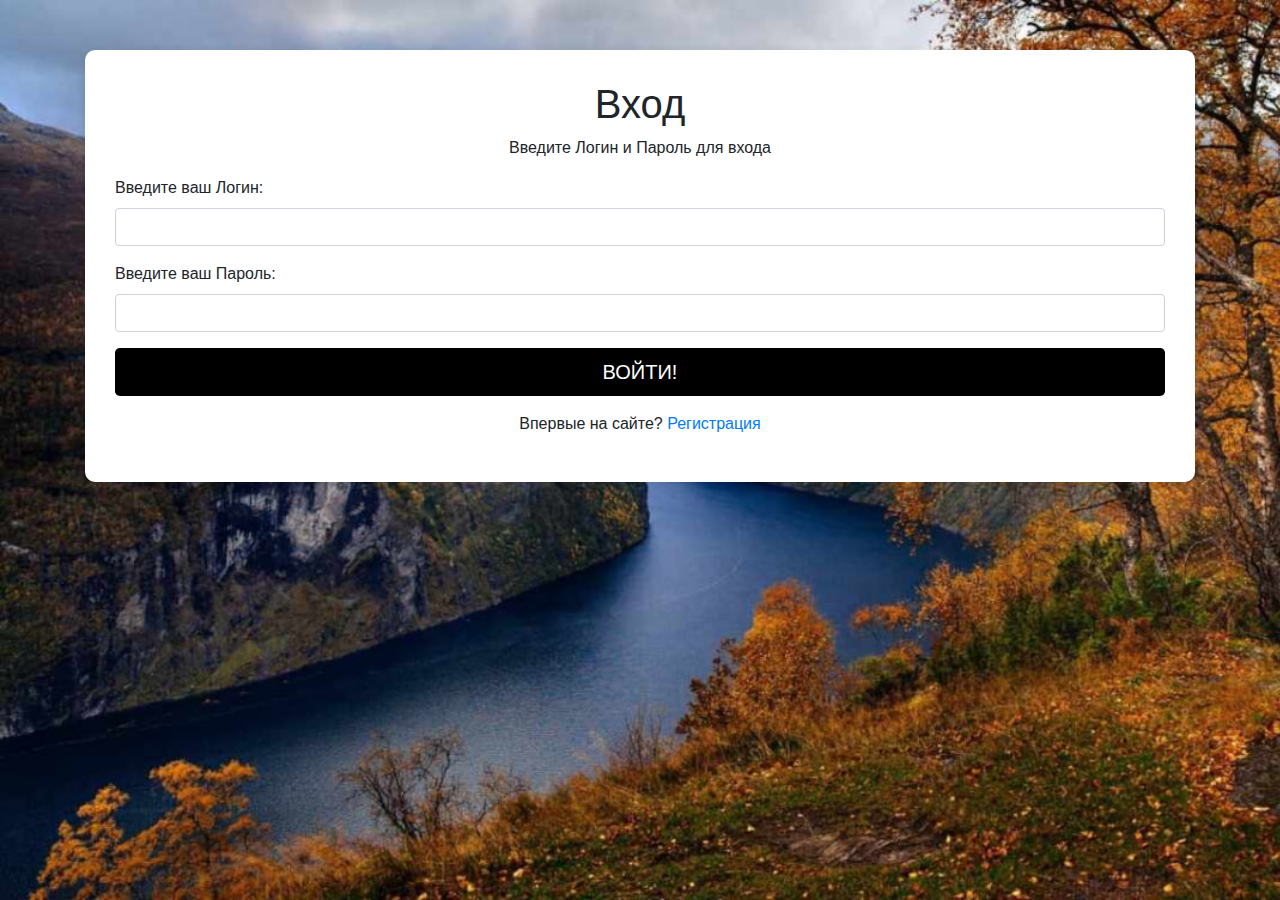
<file: templates/login.html>
<!DOCTYPE html>
<html lang="en">
<head>
    <meta charset="UTF-8">
    <meta name="viewport" content="width=device-width, initial-scale=1">
    <title>Вход</title>
    <link href="https://stackpath.bootstrapcdn.com/bootstrap/4.5.2/css/bootstrap.min.css" rel="stylesheet">
    <style>
        body {
    background-image: url(../static/back_info.png);
    background-attachment: fixed;
    background-repeat: no-repeat;
    background-size: cover;
}
        .login-box {
            background-color: white;
            border-radius: 10px;
            padding: 30px;
            box-shadow: 0 2px 10px rgba(0, 0, 0, 0.1);
            margin-top: 50px;
        }
        .custom-button {
            background-color: black;
            color: white;
        }
    </style>
</head>
<body>



<div class="container mt-5">
    <div class="login-box mx-auto">
        <h1 class="text-center">Вход</h1>
        <p class="text-center">Введите Логин и Пароль для входа</p>
        <form method="post" action="/login">
            <div class="form-group">
                <label>Введите ваш Логин:</label>
                <input type="text" name="login" class="form-control" required />
            </div>
            <div class="form-group">
                <label>Введите ваш Пароль:</label>
                <input type="password" name="password" class="form-control" required />
            </div>
            <input type="submit" value="ВОЙТИ!" class="btn custom-button btn-lg btn-block" />
        </form>
        <p class="text-center mt-3">Впервые на сайте? <a href="/reg">Регистрация</a></p>
    </div>
</div>

<script src="https://code.jquery.com/jquery-3.5.1.slim.min.js"></script>
<script src="https://cdn.jsdelivr.net/npm/@popperjs/core@2.5.2/dist/umd/popper.min.js"></script>
<script src="https://stackpath.bootstrapcdn.com/bootstrap/4.5.2/js/bootstrap.min.js"></script>
</body>
</html>
</file>
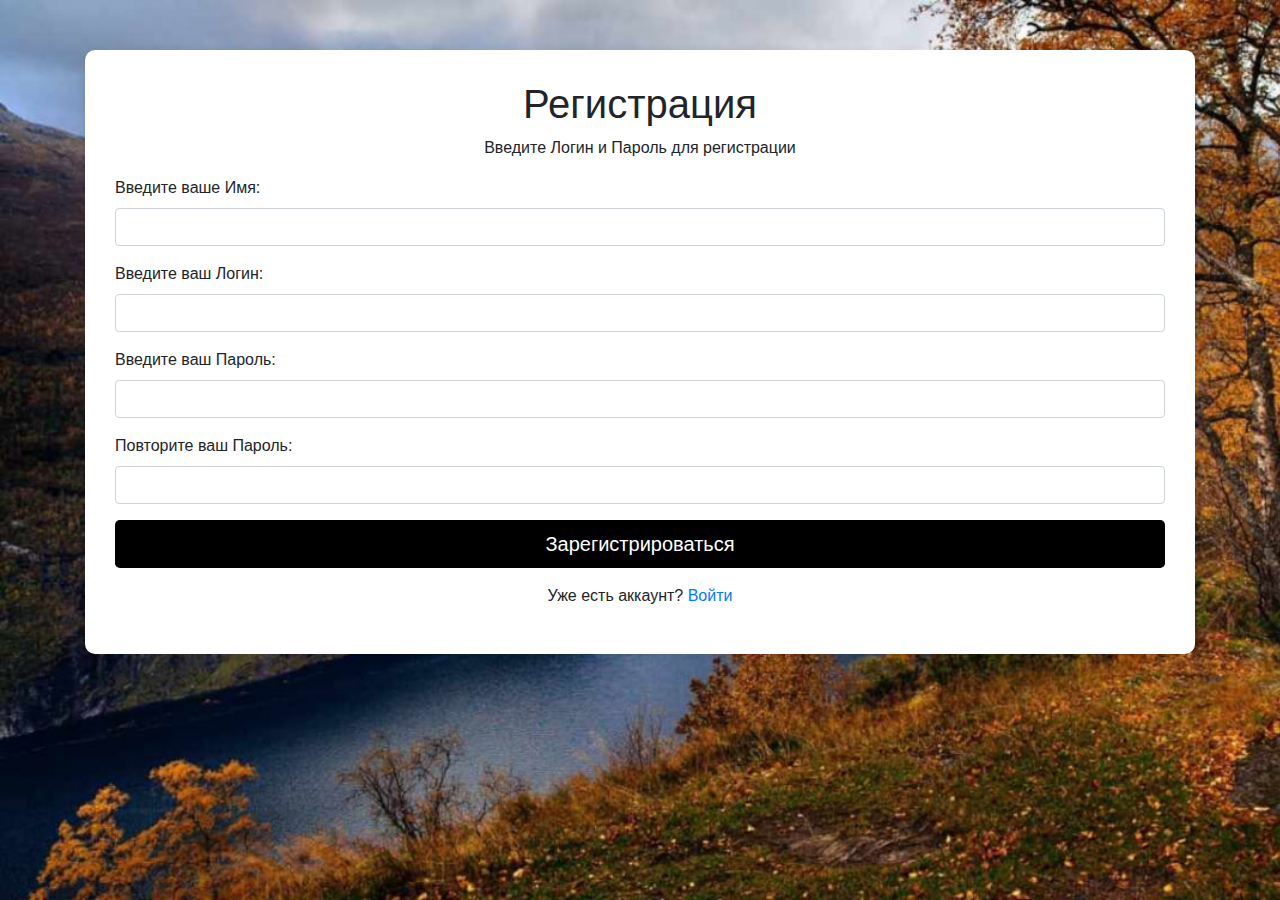
<file: templates/register.html>
<!DOCTYPE html>
<html lang="en">
<head>
    <meta charset="UTF-8">
    <meta name="viewport" content="width=device-width, initial-scale=1">
    <title>Регистрация</title>
    <link href="https://stackpath.bootstrapcdn.com/bootstrap/4.5.2/css/bootstrap.min.css" rel="stylesheet">
    <style>
        body {
    background-image: url(../static/back_info.png);
    background-attachment: fixed;
    background-repeat: no-repeat;
    background-size: cover;
}

        .registration-box {
            background-color: white;
            border-radius: 10px;
            padding: 30px;
            box-shadow: 0 2px 10px rgba(0, 0, 0, 0.1);
            margin-top: 50px;
        }
        .custom-button {
            background-color: black;
            color: white;
        }
    </style>
</head>
<body>

<div class="container mt-5">
    <div class="registration-box mx-auto">
        <h1 class="text-center">Регистрация</h1>
        <p class="text-center">Введите Логин и Пароль для регистрации</p>
        <form method="post" action="/reg">
            <div class="form-group">
                <label>Введите ваше Имя:</label>
                <input type="text" name="name" class="form-control" required />
            </div>
            <div class="form-group">
                <label>Введите ваш Логин:</label>
                <input type="text" name="login" class="form-control" required />
            </div>
            <div class="form-group">
                <label>Введите ваш Пароль:</label>
                <input type="password" name="password" class="form-control" required />
            </div>
            <div class="form-group">
                <label>Повторите ваш Пароль:</label>
                <input type="password" name="double_password" class="form-control" required />
            </div>
            <input type="submit" value="Зарегистрироваться" class="btn custom-button btn-lg btn-block" />
        </form>
        <p class="text-center mt-3">Уже есть аккаунт? <a href="/login">Войти</a></p>
    </div>
</div>
<script src="https://code.jquery.com/jquery-3.5.1.slim.min.js"></script>
<script src="https://cdn.jsdelivr.net/npm/@popperjs/core@2.5.2/dist/umd/popper.min.js"></script>
<script src="https://stackpath.bootstrapcdn.com/bootstrap/4.5.2/js/bootstrap.min.js"></script>
</body>
</html>
</file>
